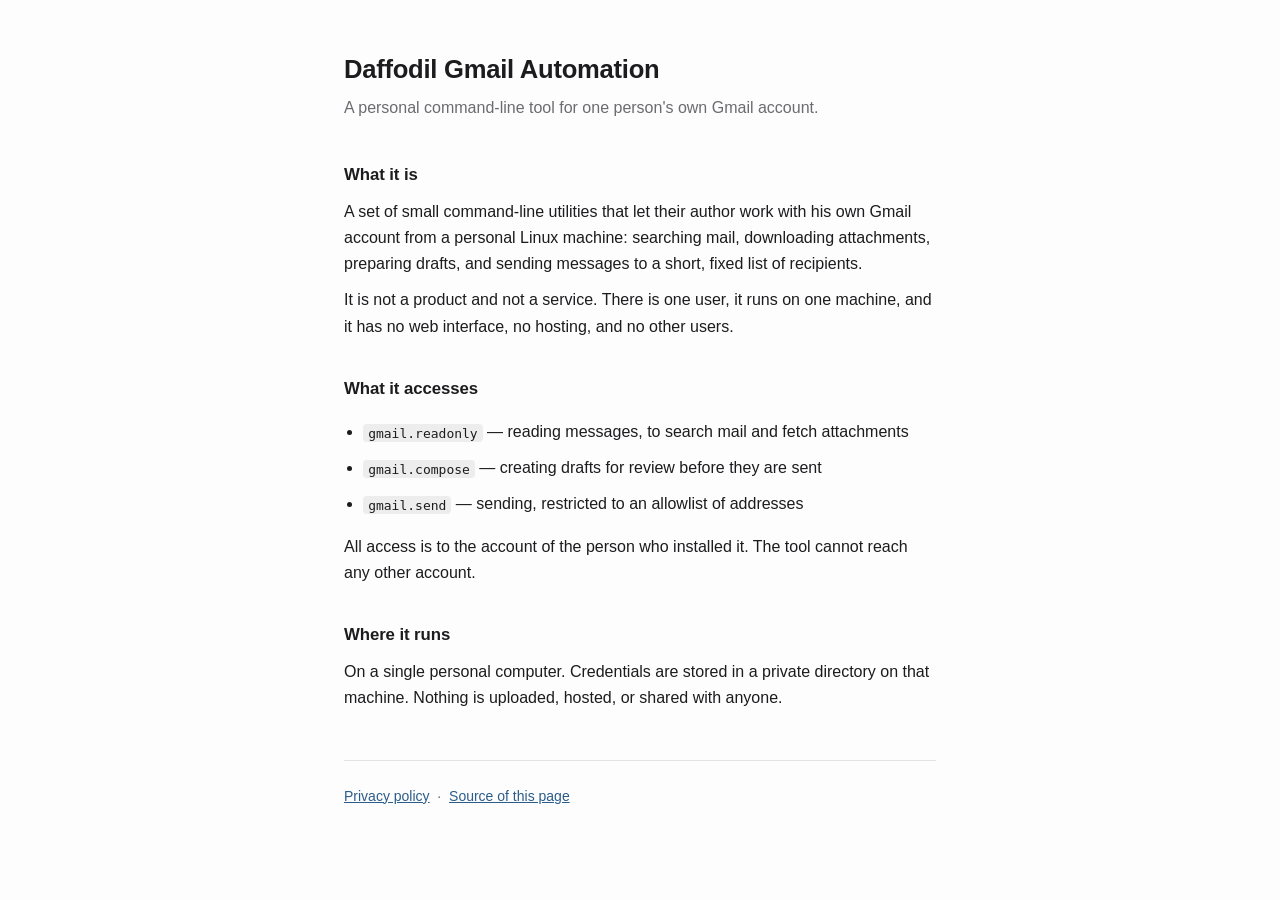
<file: index.html>
<!doctype html>
<html lang="en">
<head>
<meta charset="utf-8">
<meta name="viewport" content="width=device-width, initial-scale=1">
<title>Daffodil Gmail Automation</title>
<link rel="stylesheet" href="style.css">
</head>
<body>

<h1>Daffodil Gmail Automation</h1>
<p class="sub">A personal command-line tool for one person's own Gmail account.</p>

<h2>What it is</h2>
<p>
  A set of small command-line utilities that let their author work with his own
  Gmail account from a personal Linux machine: searching mail, downloading
  attachments, preparing drafts, and sending messages to a short, fixed list of
  recipients.
</p>
<p>
  It is not a product and not a service. There is one user, it runs on one
  machine, and it has no web interface, no hosting, and no other users.
</p>

<h2>What it accesses</h2>
<ul>
  <li><code>gmail.readonly</code> — reading messages, to search mail and fetch attachments</li>
  <li><code>gmail.compose</code> — creating drafts for review before they are sent</li>
  <li><code>gmail.send</code> — sending, restricted to an allowlist of addresses</li>
</ul>
<p>
  All access is to the account of the person who installed it. The tool cannot
  reach any other account.
</p>

<h2>Where it runs</h2>
<p>
  On a single personal computer. Credentials are stored in a private directory
  on that machine. Nothing is uploaded, hosted, or shared with anyone.
</p>

<hr>
<footer>
  <p>
    <a href="privacy.html">Privacy policy</a> &nbsp;·&nbsp;
    <a href="https://github.com/Tritonal75/tritonal75.github.io">Source of this page</a>
  </p>
</footer>

</body>
</html>
</file>
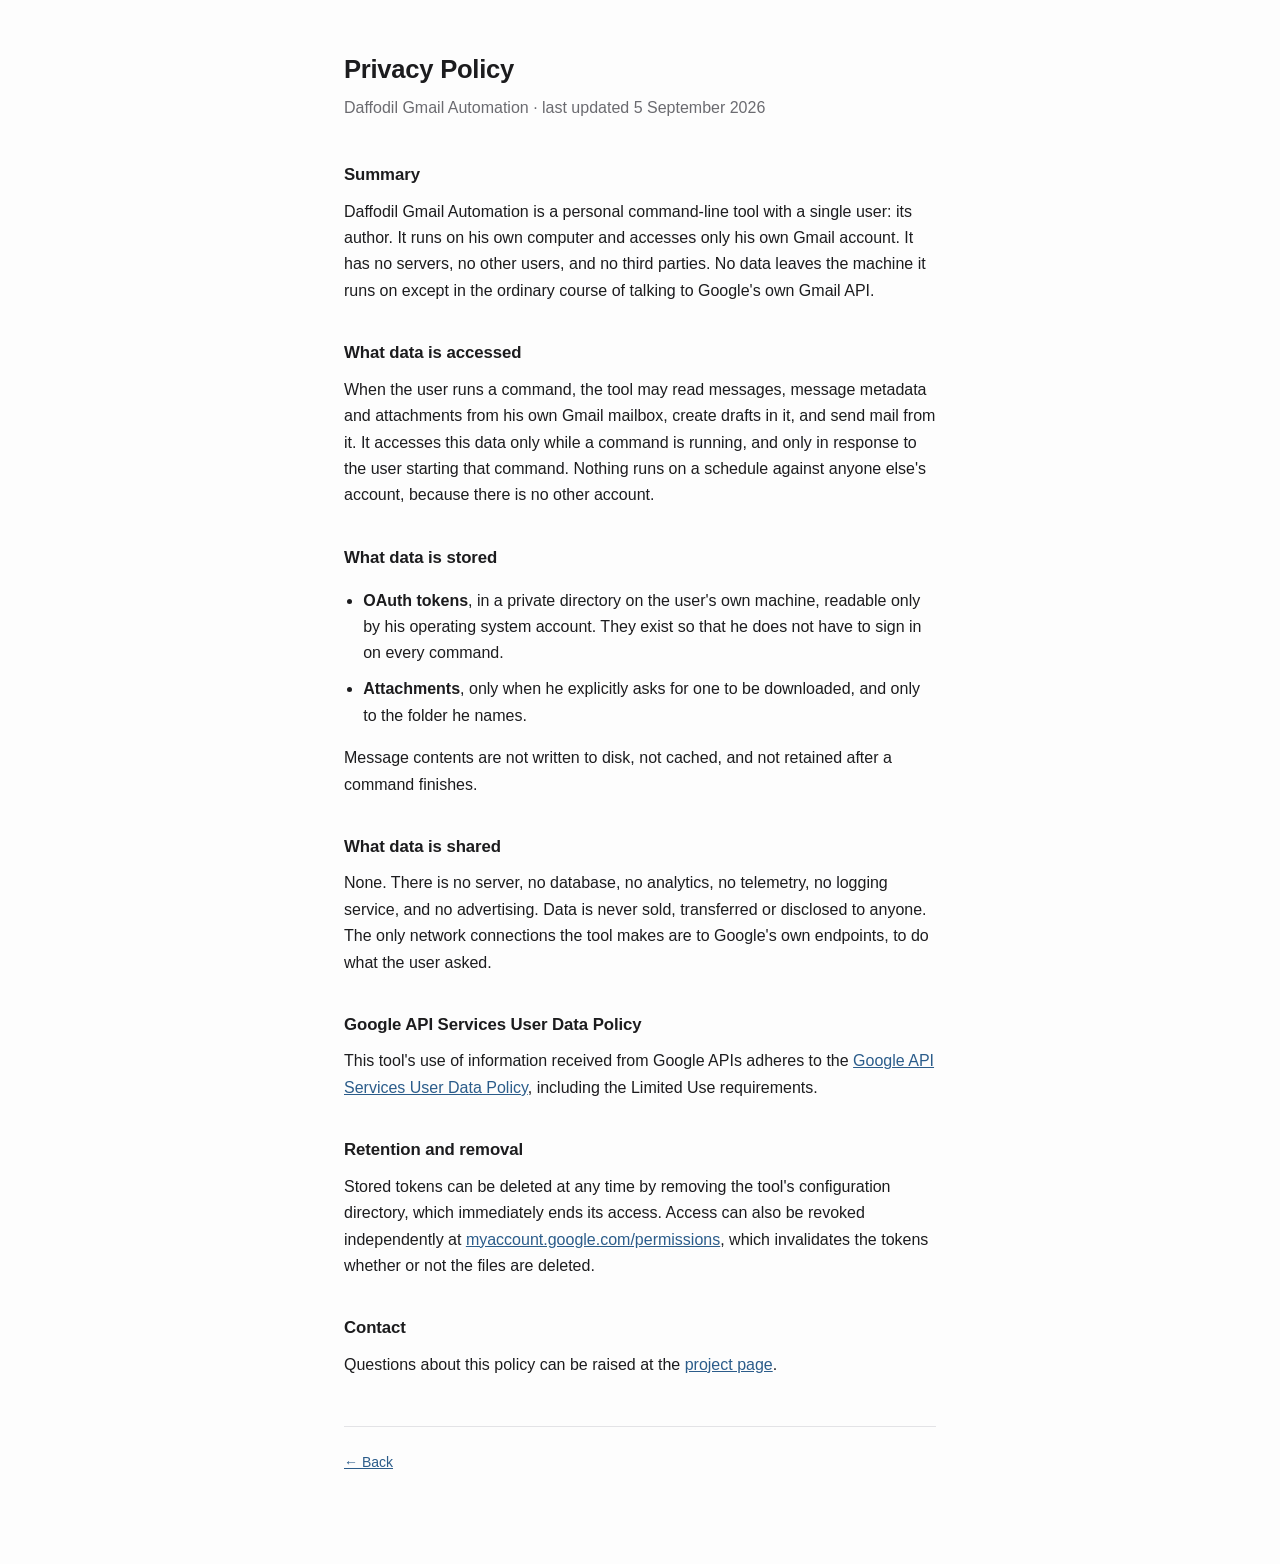
<file: privacy.html>
<!doctype html>
<html lang="en">
<head>
<meta charset="utf-8">
<meta name="viewport" content="width=device-width, initial-scale=1">
<title>Privacy Policy — Daffodil Gmail Automation</title>
<link rel="stylesheet" href="style.css">
</head>
<body>

<h1>Privacy Policy</h1>
<p class="sub">Daffodil Gmail Automation · last updated 5 September 2026</p>

<h2>Summary</h2>
<p>
  Daffodil Gmail Automation is a personal command-line tool with a single user:
  its author. It runs on his own computer and accesses only his own Gmail
  account. It has no servers, no other users, and no third parties. No data
  leaves the machine it runs on except in the ordinary course of talking to
  Google's own Gmail API.
</p>

<h2>What data is accessed</h2>
<p>
  When the user runs a command, the tool may read messages, message metadata and
  attachments from his own Gmail mailbox, create drafts in it, and send mail from
  it. It accesses this data only while a command is running, and only in response
  to the user starting that command. Nothing runs on a schedule against anyone
  else's account, because there is no other account.
</p>

<h2>What data is stored</h2>
<ul>
  <li>
    <strong>OAuth tokens</strong>, in a private directory on the user's own
    machine, readable only by his operating system account. They exist so that he
    does not have to sign in on every command.
  </li>
  <li>
    <strong>Attachments</strong>, only when he explicitly asks for one to be
    downloaded, and only to the folder he names.
  </li>
</ul>
<p>
  Message contents are not written to disk, not cached, and not retained after a
  command finishes.
</p>

<h2>What data is shared</h2>
<p>
  None. There is no server, no database, no analytics, no telemetry, no logging
  service, and no advertising. Data is never sold, transferred or disclosed to
  anyone. The only network connections the tool makes are to Google's own
  endpoints, to do what the user asked.
</p>

<h2>Google API Services User Data Policy</h2>
<p>
  This tool's use of information received from Google APIs adheres to the
  <a href="https://developers.google.com/terms/api-services-user-data-policy">Google
  API Services User Data Policy</a>, including the Limited Use requirements.
</p>

<h2>Retention and removal</h2>
<p>
  Stored tokens can be deleted at any time by removing the tool's configuration
  directory, which immediately ends its access. Access can also be revoked
  independently at
  <a href="https://myaccount.google.com/permissions">myaccount.google.com/permissions</a>,
  which invalidates the tokens whether or not the files are deleted.
</p>

<h2>Contact</h2>
<p>
  Questions about this policy can be raised at the
  <a href="https://github.com/Tritonal75/tritonal75.github.io">project page</a>.
</p>

<hr>
<footer><p><a href="index.html">← Back</a></p></footer>

</body>
</html>
</file>
<file: style.css>
:root { --fg:#1c1c1e; --muted:#6b6b70; --line:#e3e3e6; --bg:#fdfdfd; --accent:#2b5c8a; }
@media (prefers-color-scheme: dark) {
  :root { --fg:#e8e8ea; --muted:#9a9aa0; --line:#2e2e33; --bg:#151517; --accent:#7fb0dd; }
}
* { box-sizing: border-box; }
body {
  margin: 0 auto; padding: 3rem 1.5rem 5rem; max-width: 40rem;
  font: 16px/1.65 -apple-system, BlinkMacSystemFont, "Segoe UI", Roboto, sans-serif;
  color: var(--fg); background: var(--bg);
}
h1 { font-size: 1.6rem; margin: 0 0 .3rem; letter-spacing: -.01em; }
h2 { font-size: 1.05rem; margin: 2.2rem 0 .6rem; letter-spacing: -.005em; }
.sub { color: var(--muted); margin: 0 0 2.5rem; }
p, li { margin: .6rem 0; }
ul { padding-left: 1.2rem; }
code { font: 13px/1.5 ui-monospace, SFMono-Regular, Menlo, monospace;
       background: color-mix(in srgb, var(--fg) 7%, transparent);
       padding: .12em .38em; border-radius: 4px; }
a { color: var(--accent); }
hr { border: 0; border-top: 1px solid var(--line); margin: 3rem 0 1.5rem; }
footer { color: var(--muted); font-size: .875rem; }
</file>
